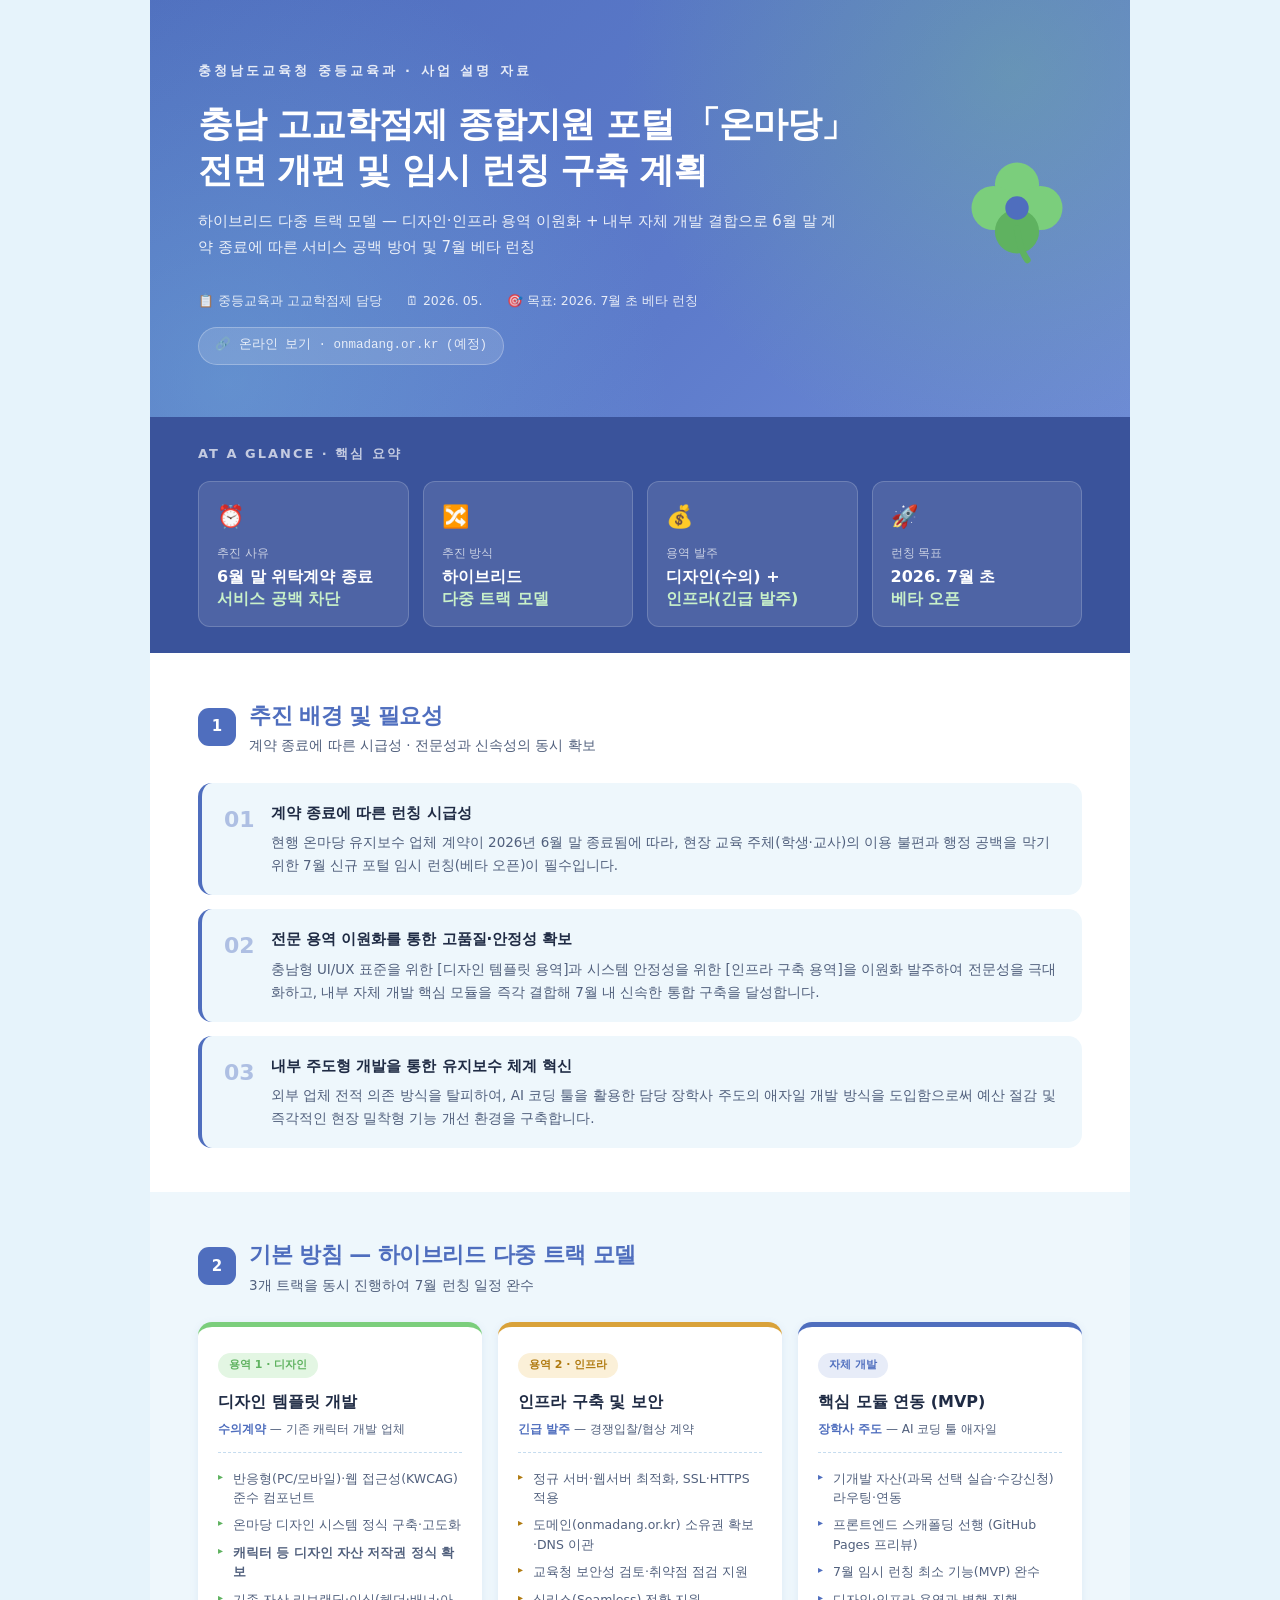
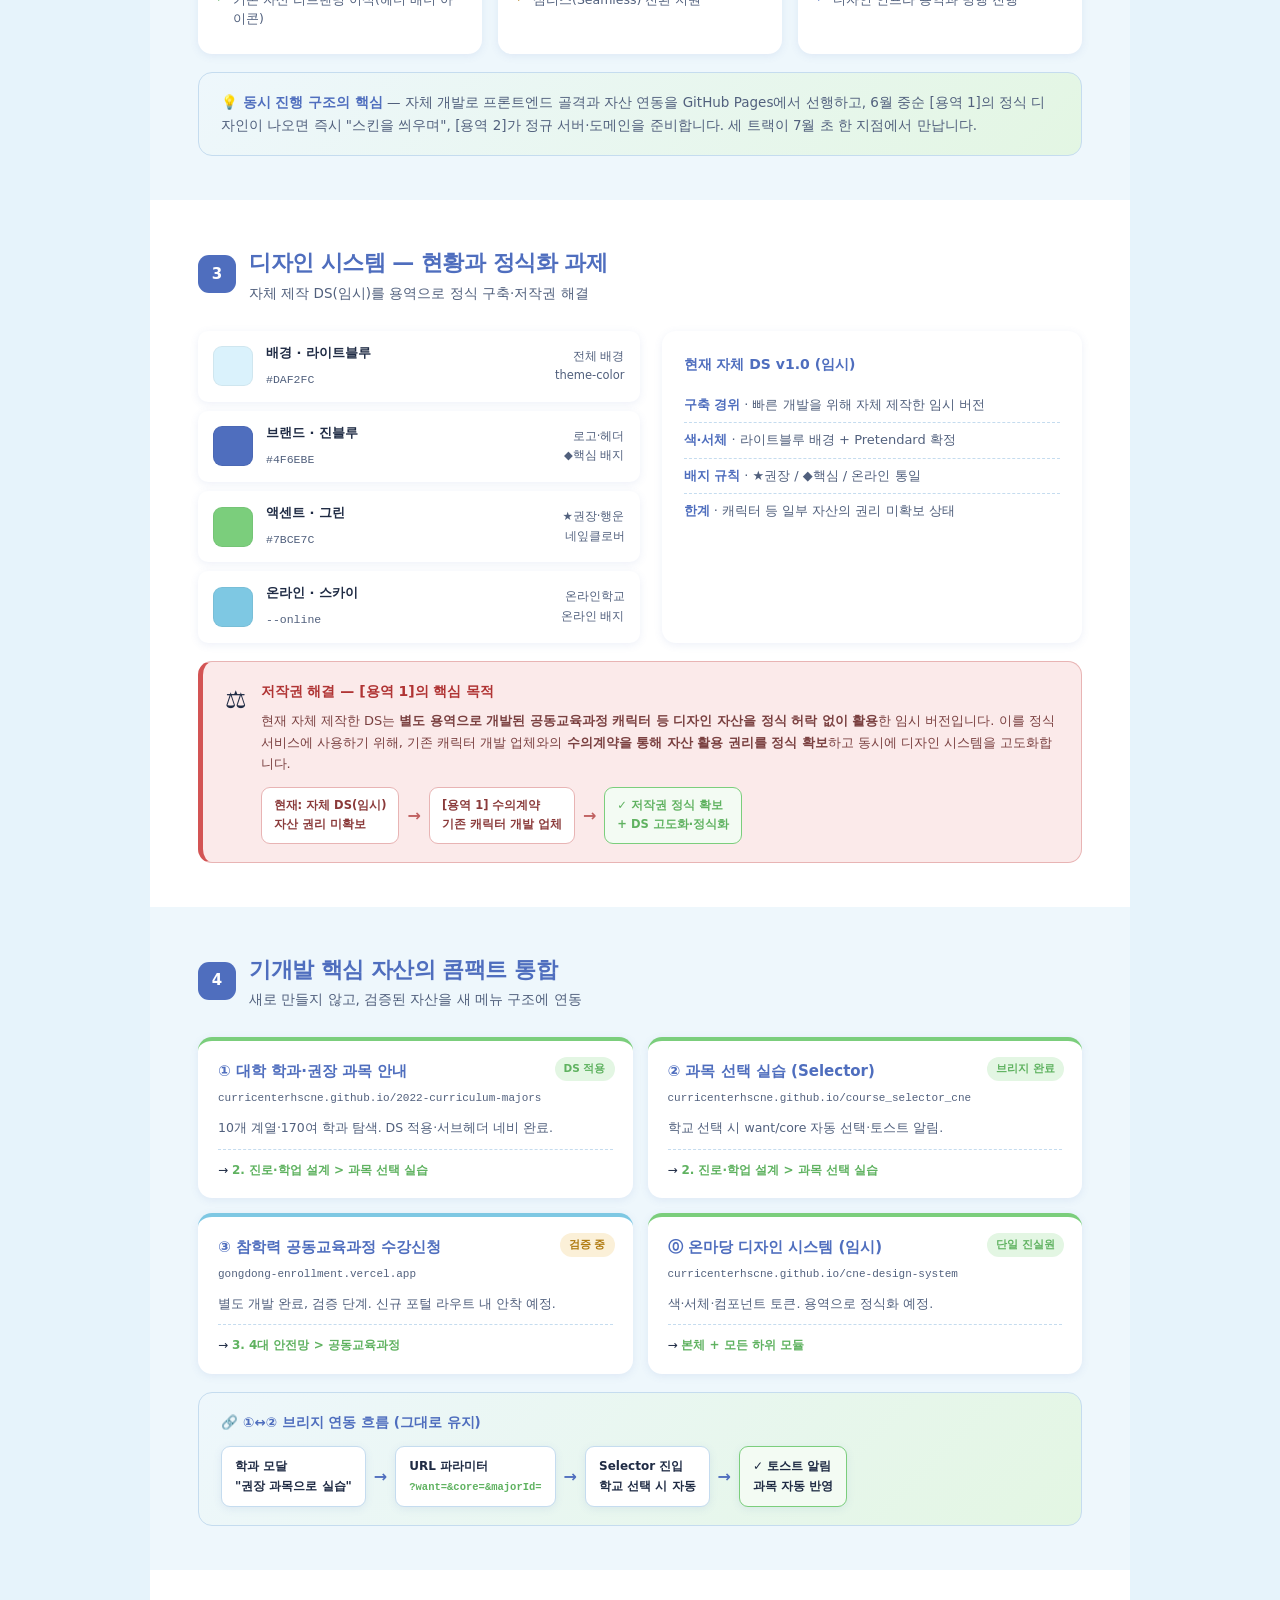
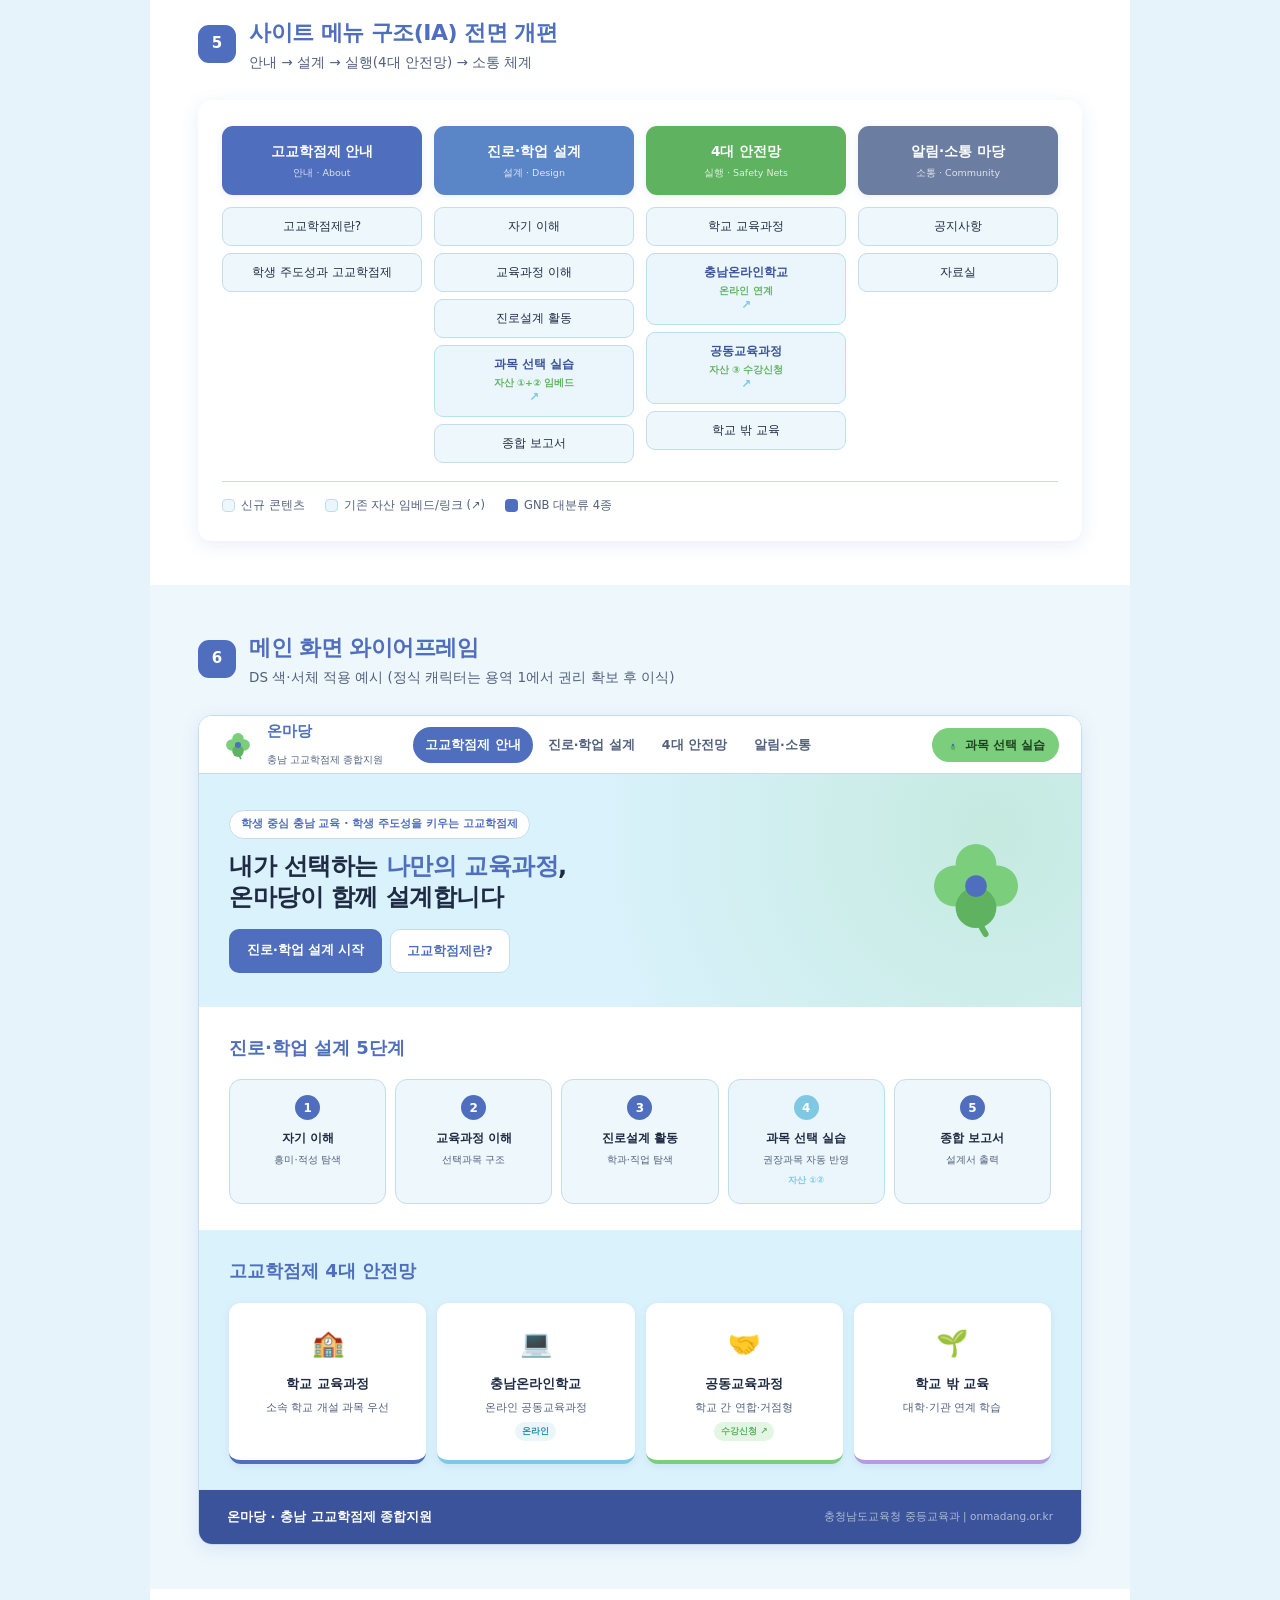
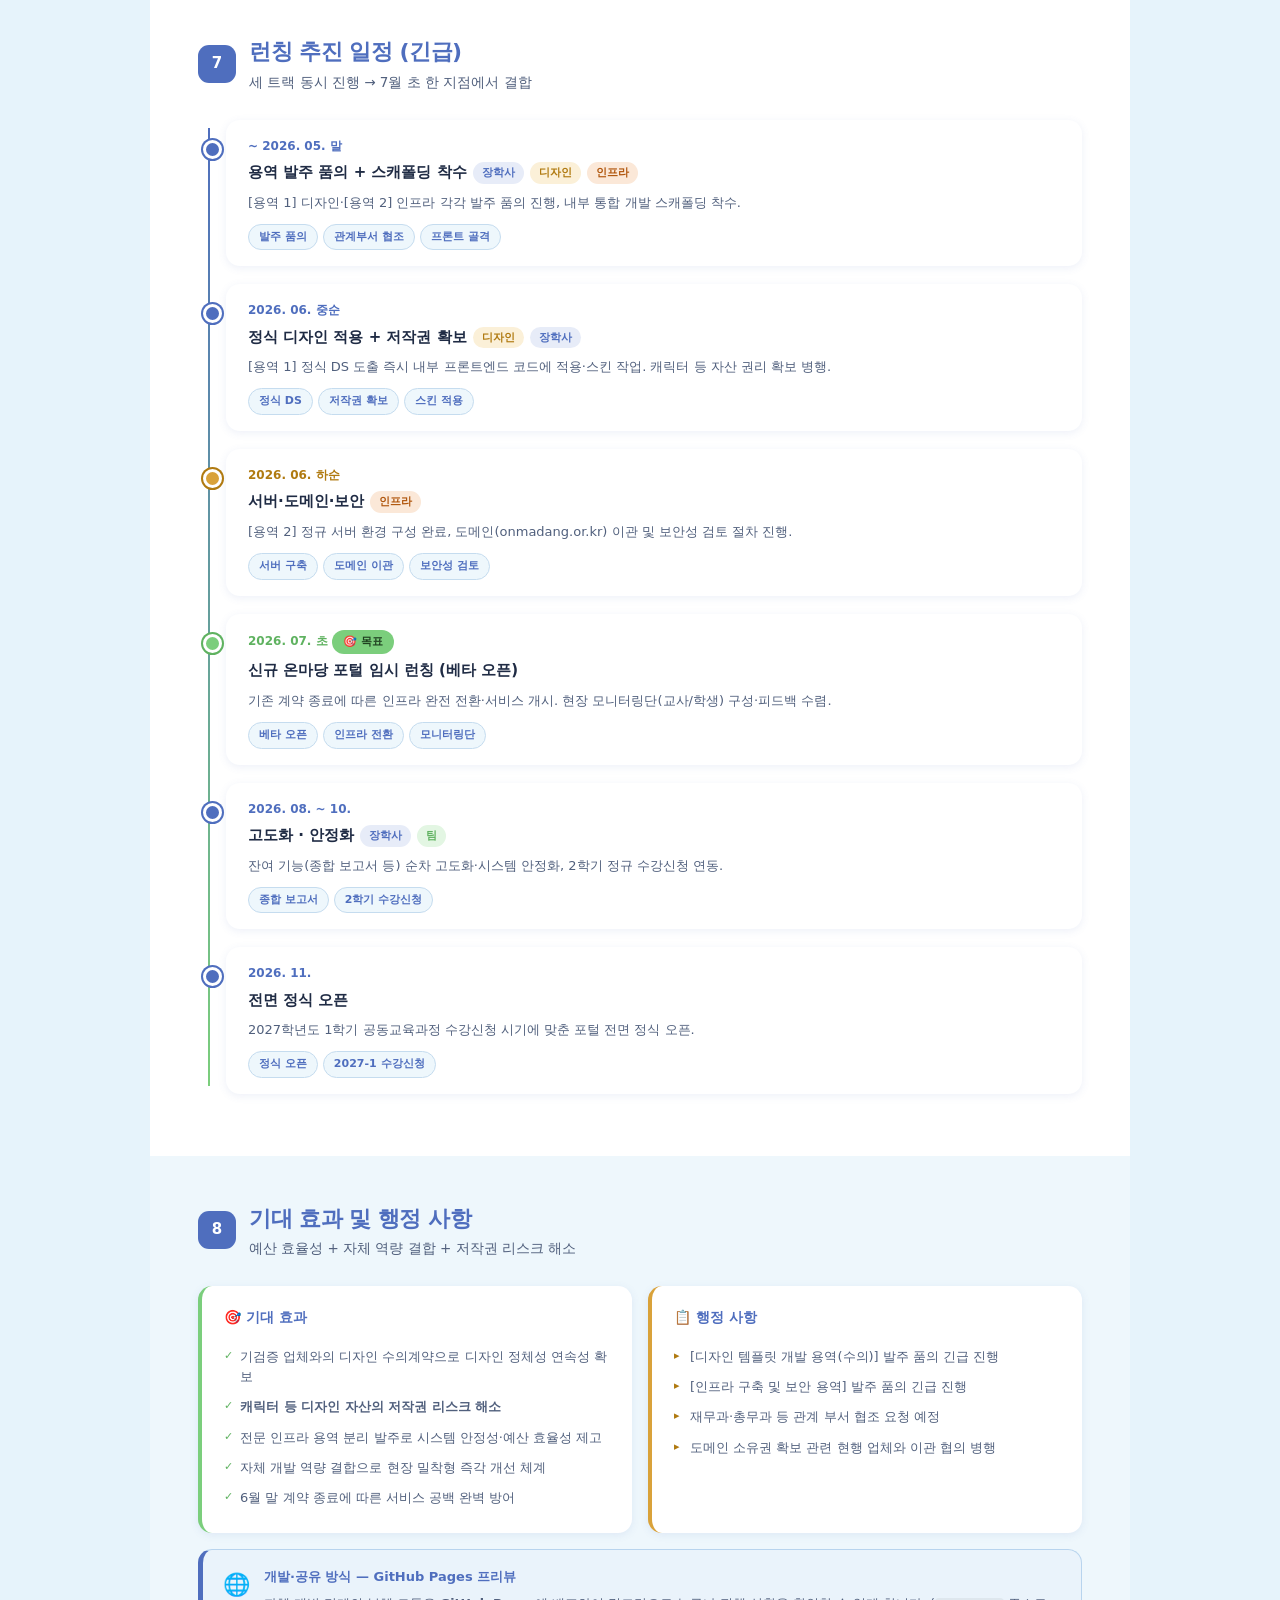
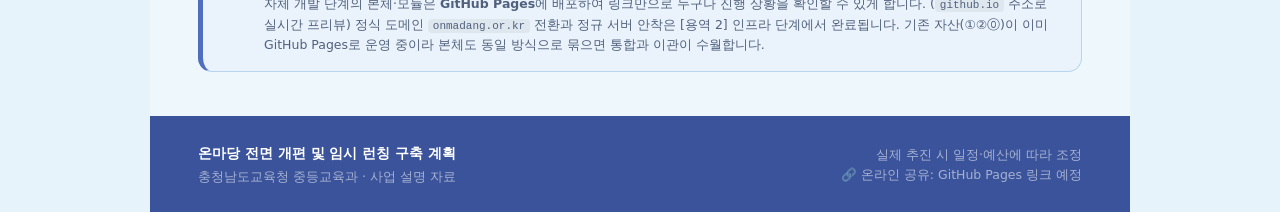
<file: plan/index.html>
<!DOCTYPE html>
<html lang="ko">
<head>
<meta charset="UTF-8">
<meta name="viewport" content="width=device-width, initial-scale=1.0">
<meta name="theme-color" content="#DAF2FC">
<title>온마당 전면 개편 및 임시 런칭 구축 계획</title>
<style>
  /* GitHub Pages 배포 고려: 외부 의존 최소화. 폰트는 시스템 폴백 + (선택) Pretendard CDN.
     캐릭터는 전부 인라인 SVG → 어떤 환경/링크에서도 절대 안 깨짐. */
  :root {
    --bg:#DAF2FC; --brand:#4F6EBE; --brand-d:#3a539b;
    --accent:#7BCE7C; --accent-d:#5fb260; --online:#7EC8E3;
    --gold:#d9a23a; --gold-d:#b07a10;
    --ink:#1f2b44; --ink-soft:#51607d; --line:#c5dcef;
    --surface:#fff; --soft:#eef7fc;
    --radius:14px; --radius-sm:10px;
    --shadow:0 4px 18px rgba(79,110,190,.12); --shadow-sm:0 2px 8px rgba(79,110,190,.10);
  }
  *{margin:0;padding:0;box-sizing:border-box}
  body{
    font-family:"Pretendard","Apple SD Gothic Neo","Malgun Gothic","맑은 고딕",system-ui,sans-serif;
    background:#e6f3fb;color:var(--ink);line-height:1.7;
    -webkit-font-smoothing:antialiased;
    -webkit-print-color-adjust:exact;print-color-adjust:exact;
  }
  .page{max-width:980px;margin:0 auto}

  /* ── 인라인 캐릭터(클로버 모티프) ── */
  .clover-svg{display:block}

  /* ── 표지 ── */
  .cover{
    background:
      radial-gradient(circle at 88% 18%,rgba(123,206,124,.28),transparent 42%),
      radial-gradient(circle at 8% 92%,rgba(126,200,227,.32),transparent 45%),
      linear-gradient(135deg,#4F6EBE,#5d7bcb 60%,#6d8ad6);
    color:#fff;padding:60px 48px 52px;position:relative;overflow:hidden;
  }
  .cover .doc-type{font-size:13px;letter-spacing:3px;opacity:.85;font-weight:700;margin-bottom:20px}
  .cover h1{font-size:35px;font-weight:800;line-height:1.3;letter-spacing:-1px;margin-bottom:16px;max-width:700px}
  .cover .subtitle{font-size:15px;opacity:.88;max-width:640px;margin-bottom:30px}
  .cover-clover{position:absolute;right:48px;top:50%;transform:translateY(-50%)}
  .cover-meta{display:flex;gap:24px;font-size:12.5px;opacity:.85;flex-wrap:wrap}
  .cover-link{display:inline-flex;align-items:center;gap:8px;background:rgba(255,255,255,.16);border:1px solid rgba(255,255,255,.32);border-radius:999px;padding:7px 16px;font-size:12.5px;font-family:ui-monospace,monospace;margin-top:6px}

  /* ── 요약 띠 ── */
  .tldr{background:var(--brand-d);color:#fff;padding:26px 48px}
  .tldr h3{font-size:13px;letter-spacing:2px;opacity:.7;margin-bottom:16px;font-weight:700}
  .tldr-grid{display:grid;grid-template-columns:repeat(4,1fr);gap:14px}
  .tldr-card{background:rgba(255,255,255,.1);border:1px solid rgba(255,255,255,.18);border-radius:12px;padding:16px 18px}
  .tldr-card .t-icon{font-size:22px;margin-bottom:8px}
  .tldr-card .t-key{font-size:12px;opacity:.7;margin-bottom:3px}
  .tldr-card .t-val{font-size:16px;font-weight:800;line-height:1.35}
  .tldr-card .t-val em{font-style:normal;color:#c8f0c9}

  /* ── 섹션 ── */
  section{padding:44px 48px}
  section.white{background:var(--surface)} section.soft{background:var(--soft)}
  .sec-head{display:flex;align-items:center;gap:13px;margin-bottom:26px}
  .sec-num{width:38px;height:38px;background:var(--brand);color:#fff;border-radius:11px;display:flex;align-items:center;justify-content:center;font-size:15px;font-weight:800;flex-shrink:0}
  .sec-head h2{font-size:22px;font-weight:800;color:var(--brand);letter-spacing:-.5px}
  .sec-head p{font-size:13.5px;color:var(--ink-soft)}

  .bg-list{display:grid;gap:14px}
  .bg-item{background:var(--soft);border-radius:var(--radius);padding:18px 22px;border-left:4px solid var(--brand);display:flex;gap:16px;align-items:flex-start}
  .bg-item .bg-no{font-size:22px;font-weight:800;color:var(--brand);opacity:.4;flex-shrink:0}
  .bg-item h4{font-size:15px;font-weight:700;margin-bottom:5px}
  .bg-item p{font-size:13.5px;color:var(--ink-soft)}

  /* 트랙 */
  .track-grid{display:grid;grid-template-columns:repeat(3,1fr);gap:16px;margin-bottom:18px}
  .track{background:var(--surface);border-radius:var(--radius);padding:22px 20px;box-shadow:var(--shadow-sm);border-top:5px solid;position:relative}
  .track.t1{border-color:var(--accent)} .track.t2{border-color:var(--gold)} .track.t3{border-color:var(--brand)}
  .track .tk-tag{display:inline-block;font-size:11px;font-weight:800;padding:3px 11px;border-radius:999px;margin-bottom:10px}
  .track.t1 .tk-tag{background:#e3f6e3;color:var(--accent-d)} .track.t2 .tk-tag{background:#fbf0d8;color:var(--gold-d)} .track.t3 .tk-tag{background:#e7ecf8;color:var(--brand)}
  .track h3{font-size:16px;font-weight:800;margin-bottom:4px}
  .track .tk-method{font-size:12px;color:var(--ink-soft);margin-bottom:12px;padding-bottom:12px;border-bottom:1px dashed var(--line)}
  .track .tk-method b{color:var(--brand)}
  .track ul{list-style:none}
  .track li{font-size:12.5px;color:var(--ink-soft);padding:4px 0 4px 15px;position:relative;line-height:1.55}
  .track li::before{content:"▸";position:absolute;left:0;font-size:10px}
  .track.t1 li::before{color:var(--accent-d)} .track.t2 li::before{color:var(--gold-d)} .track.t3 li::before{color:var(--brand)}
  .track-note{background:linear-gradient(135deg,#eef7fc,#e3f6e3);border:1px solid var(--line);border-radius:var(--radius);padding:18px 22px;font-size:13.5px;color:var(--ink-soft)}
  .track-note b{color:var(--brand)}

  /* DS */
  .ds-row{display:grid;grid-template-columns:1.05fr 1fr;gap:22px}
  .swatches{display:flex;flex-direction:column;gap:9px}
  .swatch{display:flex;align-items:center;gap:13px;background:var(--surface);border-radius:var(--radius-sm);padding:11px 15px;box-shadow:var(--shadow-sm)}
  .swatch .chip{width:40px;height:40px;border-radius:9px;flex-shrink:0;border:1px solid rgba(0,0,0,.05)}
  .swatch b{font-size:13px;display:block} .swatch code{font-size:11.5px;color:var(--ink-soft);font-family:ui-monospace,monospace}
  .swatch .role{margin-left:auto;font-size:11.5px;color:var(--ink-soft);text-align:right}
  .ds-side{background:var(--surface);border-radius:var(--radius);padding:22px;box-shadow:var(--shadow-sm)}
  .ds-side h3{font-size:14px;color:var(--brand);margin-bottom:12px;font-weight:700}
  .ds-side li{list-style:none;font-size:13px;color:var(--ink-soft);padding:6px 0;border-bottom:1px dashed var(--line)}
  .ds-side li:last-child{border:none} .ds-side li b{color:var(--brand)}

  /* 저작권 경고 박스 (강조) */
  .copyright-box{background:#fbeaea;border:1px solid #e8b4b4;border-left:5px solid #d35454;border-radius:var(--radius);padding:18px 22px;margin-top:18px;display:flex;gap:14px;align-items:flex-start}
  .copyright-box .cb-icon{font-size:24px;flex-shrink:0}
  .copyright-box h4{font-size:14px;color:#b03434;font-weight:800;margin-bottom:7px}
  .copyright-box p{font-size:13px;color:#7a4040;line-height:1.65}
  .copyright-box .cb-flow{display:flex;align-items:center;gap:8px;flex-wrap:wrap;margin-top:12px}
  .cb-node{background:#fff;border:1px solid #e8b4b4;border-radius:9px;padding:8px 12px;font-size:11.5px;font-weight:600;color:#8a3a3a}
  .cb-node.ok{border-color:var(--accent);color:var(--accent-d);background:#f3fbf3}
  .cb-arr{color:#c06060;font-weight:800}

  /* 자산 */
  .asset-grid{display:grid;grid-template-columns:repeat(2,1fr);gap:15px}
  .asset{background:var(--surface);border-radius:var(--radius);padding:18px 20px;box-shadow:var(--shadow-sm);border-top:4px solid var(--accent);position:relative}
  .asset.app{border-top-color:var(--online)}
  .asset .st{position:absolute;top:16px;right:18px;font-size:10.5px;font-weight:700;padding:3px 9px;border-radius:999px}
  .st.done{background:#e3f6e3;color:var(--accent-d)} .st.prog{background:#fbf0d8;color:var(--gold-d)}
  .asset h3{font-size:15px;color:var(--brand);font-weight:700;margin-bottom:4px;padding-right:76px}
  .asset .loc{font-size:11px;color:var(--ink-soft);font-family:ui-monospace,monospace;margin-bottom:10px;word-break:break-all}
  .asset .desc{font-size:12.5px;color:var(--ink-soft)}
  .asset .where{margin-top:10px;padding-top:10px;border-top:1px dashed var(--line);font-size:12px}
  .asset .where b{color:var(--accent-d)}
  .bridge{margin-top:18px;background:linear-gradient(135deg,#eef7fc,#e3f6e3);border:1px solid var(--line);border-radius:var(--radius);padding:18px 22px}
  .bridge h4{font-size:13.5px;color:var(--brand);margin-bottom:12px;font-weight:700}
  .bflow{display:flex;align-items:center;gap:8px;flex-wrap:wrap}
  .bnode{background:#fff;border:1px solid var(--line);border-radius:9px;padding:9px 13px;font-size:12px;font-weight:600;box-shadow:var(--shadow-sm)}
  .barr{color:var(--brand);font-weight:800}
  .bparam{font-family:ui-monospace,monospace;font-size:10.5px;color:var(--accent-d);font-weight:700}

  /* IA */
  .ia{background:var(--surface);border-radius:var(--radius);padding:26px 24px;box-shadow:var(--shadow)}
  .gnb-row{display:grid;grid-template-columns:repeat(4,1fr);gap:12px;margin-bottom:12px}
  .gnb-cell{border-radius:11px;padding:14px 12px;text-align:center;color:#fff;box-shadow:var(--shadow-sm)}
  .gnb-cell .gl{font-size:13.5px;font-weight:800;display:block} .gnb-cell .ge{font-size:9.5px;opacity:.8;display:block;margin-top:2px}
  .g1{background:var(--brand)} .g2{background:#5a86c8} .g3{background:var(--accent-d)} .g4{background:#6b7da0}
  .sub-col{display:grid;grid-template-columns:repeat(4,1fr);gap:12px;align-items:start}
  .sub-stack{display:flex;flex-direction:column;gap:7px}
  .sub{background:var(--soft);border:1px solid var(--line);border-radius:9px;padding:10px 11px;font-size:12px;font-weight:500;text-align:center;line-height:1.4}
  .sub.app{background:#eaf6fb;border-color:#b8e0ef;color:var(--brand-d);font-weight:600}
  .sub.app::after{content:" ↗";color:var(--online);font-weight:800}
  .sub .stag{font-size:9.5px;color:var(--accent-d);display:block;margin-top:3px;font-weight:700}
  .ia-legend{display:flex;gap:20px;margin-top:18px;padding-top:14px;border-top:1px solid var(--line);font-size:11.5px;flex-wrap:wrap}
  .lg{display:flex;align-items:center;gap:6px;color:var(--ink-soft)}
  .lg .lgb{width:13px;height:13px;border-radius:4px}

  /* 와이어프레임 */
  .wf{background:var(--surface);border-radius:var(--radius);overflow:hidden;box-shadow:var(--shadow);border:1px solid var(--line)}
  .wf-header{background:#fff;border-bottom:1px solid var(--line);padding:0 22px;height:58px;display:flex;align-items:center;gap:12px}
  .wf-brand b{font-size:15px;color:var(--brand);font-weight:800;display:block} .wf-brand span{font-size:10px;color:var(--ink-soft)}
  .wf-nav{display:flex;gap:3px;margin-left:18px;flex:1}
  .wf-nav a{font-size:12.5px;color:var(--ink-soft);font-weight:600;padding:7px 12px;border-radius:999px;text-decoration:none}
  .wf-nav a.on{background:var(--brand);color:#fff}
  .wf-cta{background:var(--accent);color:#1f4020;font-weight:700;font-size:12px;padding:7px 14px;border-radius:999px;display:flex;align-items:center;gap:5px}
  .wf-hero{background:radial-gradient(circle at 90% 25%,rgba(123,206,124,.22),transparent 50%),var(--bg);padding:34px 30px;display:grid;grid-template-columns:1fr 150px;gap:22px;align-items:center}
  .wf-hero .hp{display:inline-block;background:#fff;border:1px solid var(--line);color:var(--brand);font-size:11px;font-weight:700;padding:4px 11px;border-radius:999px;margin-bottom:12px}
  .wf-hero h2{font-size:24px;font-weight:800;line-height:1.3;letter-spacing:-.5px;margin-bottom:16px}
  .wf-hero h2 em{font-style:normal;color:var(--brand)}
  .wf-hero .btns{display:flex;gap:8px}
  .wf-hero .bp{background:var(--brand);color:#fff;padding:10px 18px;border-radius:10px;font-size:12.5px;font-weight:700}
  .wf-hero .bg2{background:#fff;color:var(--brand);padding:10px 16px;border-radius:10px;font-size:12.5px;font-weight:600;border:1px solid var(--line)}
  .wf-flow{padding:26px 30px;background:#fff}
  .wf-flow-t{font-size:18px;font-weight:800;color:var(--brand);margin-bottom:16px}
  .fsteps{display:grid;grid-template-columns:repeat(5,1fr);gap:9px}
  .fstep{background:var(--soft);border:1px solid var(--line);border-radius:12px;padding:15px 10px;text-align:center}
  .fstep.app{background:#eaf6fb;border-color:#b8e0ef}
  .fstep .fn{width:25px;height:25px;background:var(--brand);color:#fff;border-radius:50%;display:flex;align-items:center;justify-content:center;font-size:12px;font-weight:800;margin:0 auto 8px}
  .fstep.app .fn{background:var(--online)}
  .fstep h4{font-size:12px;font-weight:700;margin-bottom:4px} .fstep p{font-size:10px;color:var(--ink-soft);line-height:1.4}
  .fstep .fb{font-size:9px;font-weight:800;color:var(--online);display:block;margin-top:6px}
  .wf-safety{padding:26px 30px;background:var(--bg)}
  .scards{display:grid;grid-template-columns:repeat(4,1fr);gap:11px}
  .scard{background:#fff;border-radius:12px;padding:18px 14px;box-shadow:var(--shadow-sm);text-align:center;border-bottom:4px solid}
  .scard:nth-child(1){border-color:var(--brand)} .scard:nth-child(2){border-color:var(--online)} .scard:nth-child(3){border-color:var(--accent)} .scard:nth-child(4){border-color:#b59ddb}
  .scard .si{font-size:26px;margin-bottom:8px} .scard h4{font-size:13px;font-weight:800;margin-bottom:5px} .scard p{font-size:10.5px;color:var(--ink-soft);line-height:1.45}
  .scard .sb{display:inline-block;font-size:9px;font-weight:800;padding:2px 7px;border-radius:999px;margin-top:7px}
  .sb.on{background:#eaf6fb;color:#2a8db5} .sb.ap{background:#e3f6e3;color:var(--accent-d)}
  .wf-foot{background:var(--brand-d);padding:16px 28px;display:flex;justify-content:space-between;align-items:center}
  .wf-foot b{color:#fff;font-size:13px} .wf-foot span{color:rgba(255,255,255,.6);font-size:10.5px}

  /* 타임라인 */
  .tl{position:relative;padding-left:28px}
  .tl::before{content:"";position:absolute;left:10px;top:8px;bottom:8px;width:2px;background:linear-gradient(var(--brand),var(--accent))}
  .tli{position:relative;margin-bottom:18px;background:var(--surface);border-radius:var(--radius);padding:16px 22px;box-shadow:var(--shadow-sm)}
  .tli::before{content:"";position:absolute;left:-23px;top:20px;width:13px;height:13px;border-radius:50%;background:var(--brand);border:3px solid var(--surface);box-shadow:0 0 0 2px var(--brand)}
  .tli.target::before{background:var(--accent);box-shadow:0 0 0 2px var(--accent-d)}
  .tli.ext::before{background:var(--gold);box-shadow:0 0 0 2px var(--gold-d)}
  .tli .per{font-size:12px;font-weight:800;color:var(--brand);margin-bottom:4px}
  .tli.target .per{color:var(--accent-d)} .tli.ext .per{color:var(--gold-d)}
  .tli .tit{font-size:15px;font-weight:700;margin-bottom:6px;display:flex;align-items:center;flex-wrap:wrap;gap:6px}
  .tli .who{font-size:10.5px;font-weight:700;padding:2px 9px;border-radius:999px}
  .who.me{background:#e7ecf8;color:var(--brand)} .who.team{background:#e3f6e3;color:var(--accent-d)} .who.d1{background:#fbf0d8;color:var(--gold-d)} .who.d2{background:#fbe8d8;color:#b0560d}
  .tli .td{font-size:13px;color:var(--ink-soft)}
  .tli .tt{display:flex;flex-wrap:wrap;gap:5px;margin-top:10px}
  .tt span{font-size:11px;background:var(--soft);color:var(--brand);padding:3px 10px;border-radius:999px;border:1px solid var(--line);font-weight:600}
  .target-badge{display:inline-block;background:var(--accent);color:#1f4020;font-size:11px;font-weight:800;padding:3px 11px;border-radius:999px}

  /* 효과/행정 */
  .effect-grid{display:grid;grid-template-columns:1fr 1fr;gap:16px}
  .effect{background:var(--surface);border-radius:var(--radius);padding:20px 22px;box-shadow:var(--shadow-sm);border-left:4px solid var(--accent)}
  .effect.admin{border-left-color:var(--gold)}
  .effect h3{font-size:14px;color:var(--brand);font-weight:700;margin-bottom:12px}
  .effect ul{list-style:none}
  .effect li{font-size:13px;color:var(--ink-soft);padding:5px 0 5px 16px;position:relative;line-height:1.55}
  .effect li::before{content:"✓";position:absolute;left:0;color:var(--accent-d);font-weight:800;font-size:11px}
  .effect.admin li::before{content:"▸";color:var(--gold-d)}

  /* 배포 안내 박스 */
  .deploy-box{background:#eaf3fb;border:1px solid #b8d4ee;border-left:5px solid var(--brand);border-radius:var(--radius);padding:16px 20px;margin-top:16px;display:flex;gap:14px;align-items:flex-start}
  .deploy-box .db-icon{font-size:22px;flex-shrink:0}
  .deploy-box h4{font-size:13px;color:var(--brand);font-weight:700;margin-bottom:6px}
  .deploy-box p{font-size:12.5px;color:var(--ink-soft);line-height:1.6}
  .deploy-box code{font-family:ui-monospace,monospace;font-size:11px;background:rgba(0,0,0,.05);padding:1px 5px;border-radius:4px}

  .doc-foot{background:var(--brand-d);padding:26px 48px;color:rgba(255,255,255,.55);font-size:12.5px;display:flex;justify-content:space-between;align-items:center;flex-wrap:wrap;gap:12px}
  .doc-foot b{color:#fff;font-size:14px}

  @media print{body,.page{background:#fff} section{page-break-inside:avoid}}
  @media (max-width:800px){
    .tldr-grid,.track-grid,.ds-row,.asset-grid,.gnb-row,.sub-col,.effect-grid{grid-template-columns:1fr}
    .fsteps,.scards{grid-template-columns:1fr 1fr}
    .wf-hero{grid-template-columns:1fr} .cover-clover{display:none} .cover h1{font-size:25px}
  }
</style>
</head>
<body>
<div class="page">

<!-- 인라인 SVG 클로버 정의 (재사용) -->
<svg width="0" height="0" style="position:absolute" aria-hidden="true">
  <defs>
    <symbol id="clover" viewBox="0 0 100 100">
      <g>
        <circle cx="50" cy="32" r="17" fill="#7BCE7C"/>
        <circle cx="32" cy="50" r="17" fill="#7BCE7C"/>
        <circle cx="68" cy="50" r="17" fill="#7BCE7C"/>
        <circle cx="50" cy="68" r="17" fill="#5fb260"/>
        <circle cx="50" cy="50" r="9" fill="#4F6EBE"/>
        <path d="M50 66 Q52 82 58 90" stroke="#5fb260" stroke-width="5" fill="none" stroke-linecap="round"/>
      </g>
    </symbol>
  </defs>
</svg>

<!-- ════ 표지 ════ -->
<div class="cover">
  <div class="cover-clover">
    <svg class="clover-svg" width="130" height="130" aria-label="꾸꾸클럽 네잎클로버"><use href="#clover"/></svg>
  </div>
  <div class="doc-type">충청남도교육청 중등교육과 · 사업 설명 자료</div>
  <h1>충남 고교학점제 종합지원 포털 「온마당」<br>전면 개편 및 임시 런칭 구축 계획</h1>
  <p class="subtitle">하이브리드 다중 트랙 모델 — 디자인·인프라 용역 이원화 + 내부 자체 개발 결합으로 6월 말 계약 종료에 따른 서비스 공백 방어 및 7월 베타 런칭</p>
  <div class="cover-meta" style="flex-direction:column;gap:10px;align-items:flex-start;">
    <div style="display:flex;gap:24px;flex-wrap:wrap;">
      <span>📋 중등교육과 고교학점제 담당</span>
      <span>🗓 2026. 05.</span>
      <span>🎯 목표: 2026. 7월 초 베타 런칭</span>
    </div>
    <span class="cover-link">🔗 온라인 보기 · onmadang.or.kr (예정)</span>
  </div>
</div>

<!-- ════ 요약 ════ -->
<div class="tldr">
  <h3>AT A GLANCE · 핵심 요약</h3>
  <div class="tldr-grid">
    <div class="tldr-card"><div class="t-icon">⏰</div><div class="t-key">추진 사유</div><div class="t-val">6월 말 위탁계약 종료<br><em>서비스 공백 차단</em></div></div>
    <div class="tldr-card"><div class="t-icon">🔀</div><div class="t-key">추진 방식</div><div class="t-val">하이브리드<br><em>다중 트랙 모델</em></div></div>
    <div class="tldr-card"><div class="t-icon">💰</div><div class="t-key">용역 발주</div><div class="t-val">디자인(수의) +<br><em>인프라(긴급 발주)</em></div></div>
    <div class="tldr-card"><div class="t-icon">🚀</div><div class="t-key">런칭 목표</div><div class="t-val">2026. 7월 초<br><em>베타 오픈</em></div></div>
  </div>
</div>

<!-- ════ 1. 배경 ════ -->
<section class="white">
  <div class="sec-head"><div class="sec-num">1</div><div><h2>추진 배경 및 필요성</h2><p>계약 종료에 따른 시급성 · 전문성과 신속성의 동시 확보</p></div></div>
  <div class="bg-list">
    <div class="bg-item"><div class="bg-no">01</div><div><h4>계약 종료에 따른 런칭 시급성</h4><p>현행 온마당 유지보수 업체 계약이 2026년 6월 말 종료됨에 따라, 현장 교육 주체(학생·교사)의 이용 불편과 행정 공백을 막기 위한 7월 신규 포털 임시 런칭(베타 오픈)이 필수입니다.</p></div></div>
    <div class="bg-item"><div class="bg-no">02</div><div><h4>전문 용역 이원화를 통한 고품질·안정성 확보</h4><p>충남형 UI/UX 표준을 위한 [디자인 템플릿 용역]과 시스템 안정성을 위한 [인프라 구축 용역]을 이원화 발주하여 전문성을 극대화하고, 내부 자체 개발 핵심 모듈을 즉각 결합해 7월 내 신속한 통합 구축을 달성합니다.</p></div></div>
    <div class="bg-item"><div class="bg-no">03</div><div><h4>내부 주도형 개발을 통한 유지보수 체계 혁신</h4><p>외부 업체 전적 의존 방식을 탈피하여, AI 코딩 툴을 활용한 담당 장학사 주도의 애자일 개발 방식을 도입함으로써 예산 절감 및 즉각적인 현장 밀착형 기능 개선 환경을 구축합니다.</p></div></div>
  </div>
</section>

<!-- ════ 2. 다중 트랙 ════ -->
<section class="soft">
  <div class="sec-head"><div class="sec-num">2</div><div><h2>기본 방침 — 하이브리드 다중 트랙 모델</h2><p>3개 트랙을 동시 진행하여 7월 런칭 일정 완수</p></div></div>
  <div class="track-grid">
    <div class="track t1">
      <span class="tk-tag">용역 1 · 디자인</span>
      <h3>디자인 템플릿 개발</h3>
      <div class="tk-method"><b>수의계약</b> — 기존 캐릭터 개발 업체</div>
      <ul>
        <li>반응형(PC/모바일)·웹 접근성(KWCAG) 준수 컴포넌트</li>
        <li>온마당 디자인 시스템 정식 구축·고도화</li>
        <li><b>캐릭터 등 디자인 자산 저작권 정식 확보</b></li>
        <li>기존 자산 리브랜딩·이식(헤더·배너·아이콘)</li>
      </ul>
    </div>
    <div class="track t2">
      <span class="tk-tag">용역 2 · 인프라</span>
      <h3>인프라 구축 및 보안</h3>
      <div class="tk-method"><b>긴급 발주</b> — 경쟁입찰/협상 계약</div>
      <ul>
        <li>정규 서버·웹서버 최적화, SSL·HTTPS 적용</li>
        <li>도메인(onmadang.or.kr) 소유권 확보·DNS 이관</li>
        <li>교육청 보안성 검토·취약점 점검 지원</li>
        <li>심리스(Seamless) 전환 지원</li>
      </ul>
    </div>
    <div class="track t3">
      <span class="tk-tag">자체 개발</span>
      <h3>핵심 모듈 연동 (MVP)</h3>
      <div class="tk-method"><b>장학사 주도</b> — AI 코딩 툴 애자일</div>
      <ul>
        <li>기개발 자산(과목 선택 실습·수강신청) 라우팅·연동</li>
        <li>프론트엔드 스캐폴딩 선행 (GitHub Pages 프리뷰)</li>
        <li>7월 임시 런칭 최소 기능(MVP) 완수</li>
        <li>디자인·인프라 용역과 병행 진행</li>
      </ul>
    </div>
  </div>
  <div class="track-note">
    <b>💡 동시 진행 구조의 핵심</b> — 자체 개발로 프론트엔드 골격과 자산 연동을 GitHub Pages에서 선행하고, 6월 중순 [용역 1]의 정식 디자인이 나오면 즉시 "스킨을 씌우며", [용역 2]가 정규 서버·도메인을 준비합니다. 세 트랙이 7월 초 한 지점에서 만납니다.
  </div>
</section>

<!-- ════ 3. DS + 저작권 ════ -->
<section class="white">
  <div class="sec-head"><div class="sec-num">3</div><div><h2>디자인 시스템 — 현황과 정식화 과제</h2><p>자체 제작 DS(임시)를 용역으로 정식 구축·저작권 해결</p></div></div>
  <div class="ds-row">
    <div class="swatches">
      <div class="swatch"><div class="chip" style="background:#DAF2FC"></div><div><b>배경 · 라이트블루</b><code>#DAF2FC</code></div><div class="role">전체 배경<br>theme-color</div></div>
      <div class="swatch"><div class="chip" style="background:#4F6EBE"></div><div><b>브랜드 · 진블루</b><code>#4F6EBE</code></div><div class="role">로고·헤더<br>◆핵심 배지</div></div>
      <div class="swatch"><div class="chip" style="background:#7BCE7C"></div><div><b>액센트 · 그린</b><code>#7BCE7C</code></div><div class="role">★권장·행운<br>네잎클로버</div></div>
      <div class="swatch"><div class="chip" style="background:#7EC8E3"></div><div><b>온라인 · 스카이</b><code>--online</code></div><div class="role">온라인학교<br>온라인 배지</div></div>
    </div>
    <div class="ds-side">
      <h3>현재 자체 DS v1.0 (임시)</h3>
      <ul>
        <li><b>구축 경위</b> · 빠른 개발을 위해 자체 제작한 임시 버전</li>
        <li><b>색·서체</b> · 라이트블루 배경 + Pretendard 확정</li>
        <li><b>배지 규칙</b> · ★권장 / ◆핵심 / 온라인 통일</li>
        <li><b>한계</b> · 캐릭터 등 일부 자산의 권리 미확보 상태</li>
      </ul>
    </div>
  </div>

  <div class="copyright-box">
    <div class="cb-icon">⚖️</div>
    <div>
      <h4>저작권 해결 — [용역 1]의 핵심 목적</h4>
      <p>현재 자체 제작한 DS는 <b>별도 용역으로 개발된 공동교육과정 캐릭터 등 디자인 자산을 정식 허락 없이 활용</b>한 임시 버전입니다. 이를 정식 서비스에 사용하기 위해, 기존 캐릭터 개발 업체와의 <b>수의계약을 통해 자산 활용 권리를 정식 확보</b>하고 동시에 디자인 시스템을 고도화합니다.</p>
      <div class="cb-flow">
        <div class="cb-node">현재: 자체 DS(임시)<br>자산 권리 미확보</div>
        <div class="cb-arr">→</div>
        <div class="cb-node">[용역 1] 수의계약<br>기존 캐릭터 개발 업체</div>
        <div class="cb-arr">→</div>
        <div class="cb-node ok">✓ 저작권 정식 확보<br>+ DS 고도화·정식화</div>
      </div>
    </div>
  </div>
</section>

<!-- ════ 4. 자산 ════ -->
<section class="soft">
  <div class="sec-head"><div class="sec-num">4</div><div><h2>기개발 핵심 자산의 콤팩트 통합</h2><p>새로 만들지 않고, 검증된 자산을 새 메뉴 구조에 연동</p></div></div>
  <div class="asset-grid">
    <div class="asset"><span class="st done">DS 적용</span><h3>① 대학 학과·권장 과목 안내</h3><div class="loc">curricenterhscne.github.io/2022-curriculum-majors</div><div class="desc">10개 계열·170여 학과 탐색. DS 적용·서브헤더 네비 완료.</div><div class="where">→ <b>2. 진로·학업 설계 &gt; 과목 선택 실습</b></div></div>
    <div class="asset"><span class="st done">브리지 완료</span><h3>② 과목 선택 실습 (Selector)</h3><div class="loc">curricenterhscne.github.io/course_selector_cne</div><div class="desc">학교 선택 시 want/core 자동 선택·토스트 알림.</div><div class="where">→ <b>2. 진로·학업 설계 &gt; 과목 선택 실습</b></div></div>
    <div class="asset app"><span class="st prog">검증 중</span><h3>③ 참학력 공동교육과정 수강신청</h3><div class="loc">gongdong-enrollment.vercel.app</div><div class="desc">별도 개발 완료, 검증 단계. 신규 포털 라우트 내 안착 예정.</div><div class="where">→ <b>3. 4대 안전망 &gt; 공동교육과정</b></div></div>
    <div class="asset"><span class="st done">단일 진실원</span><h3>⓪ 온마당 디자인 시스템 (임시)</h3><div class="loc">curricenterhscne.github.io/cne-design-system</div><div class="desc">색·서체·컴포넌트 토큰. 용역으로 정식화 예정.</div><div class="where">→ <b>본체 + 모든 하위 모듈</b></div></div>
  </div>
  <div class="bridge">
    <h4>🔗 ①↔② 브리지 연동 흐름 (그대로 유지)</h4>
    <div class="bflow">
      <div class="bnode">학과 모달<br>"권장 과목으로 실습"</div><span class="barr">→</span>
      <div class="bnode">URL 파라미터<br><span class="bparam">?want=&core=&majorId=</span></div><span class="barr">→</span>
      <div class="bnode">Selector 진입<br>학교 선택 시 자동</div><span class="barr">→</span>
      <div class="bnode" style="border-color:var(--accent);background:#f3fbf3">✓ 토스트 알림<br>과목 자동 반영</div>
    </div>
  </div>
</section>

<!-- ════ 5. IA ════ -->
<section class="white">
  <div class="sec-head"><div class="sec-num">5</div><div><h2>사이트 메뉴 구조(IA) 전면 개편</h2><p>안내 → 설계 → 실행(4대 안전망) → 소통 체계</p></div></div>
  <div class="ia">
    <div class="gnb-row">
      <div class="gnb-cell g1"><span class="gl">고교학점제 안내</span><span class="ge">안내 · About</span></div>
      <div class="gnb-cell g2"><span class="gl">진로·학업 설계</span><span class="ge">설계 · Design</span></div>
      <div class="gnb-cell g3"><span class="gl">4대 안전망</span><span class="ge">실행 · Safety Nets</span></div>
      <div class="gnb-cell g4"><span class="gl">알림·소통 마당</span><span class="ge">소통 · Community</span></div>
    </div>
    <div class="sub-col">
      <div class="sub-stack"><div class="sub">고교학점제란?</div><div class="sub">학생 주도성과 고교학점제</div></div>
      <div class="sub-stack"><div class="sub">자기 이해</div><div class="sub">교육과정 이해</div><div class="sub">진로설계 활동</div><div class="sub app">과목 선택 실습<span class="stag">자산 ①+② 임베드</span></div><div class="sub">종합 보고서</div></div>
      <div class="sub-stack"><div class="sub">학교 교육과정</div><div class="sub app">충남온라인학교<span class="stag">온라인 연계</span></div><div class="sub app">공동교육과정<span class="stag">자산 ③ 수강신청</span></div><div class="sub">학교 밖 교육</div></div>
      <div class="sub-stack"><div class="sub">공지사항</div><div class="sub">자료실</div></div>
    </div>
    <div class="ia-legend">
      <div class="lg"><span class="lgb" style="background:var(--soft);border:1px solid var(--line)"></span> 신규 콘텐츠</div>
      <div class="lg"><span class="lgb" style="background:#eaf6fb;border:1px solid #b8e0ef"></span> 기존 자산 임베드/링크 (↗)</div>
      <div class="lg"><span class="lgb" style="background:var(--brand)"></span> GNB 대분류 4종</div>
    </div>
  </div>
</section>

<!-- ════ 6. 와이어프레임 ════ -->
<section class="soft">
  <div class="sec-head"><div class="sec-num">6</div><div><h2>메인 화면 와이어프레임</h2><p>DS 색·서체 적용 예시 (정식 캐릭터는 용역 1에서 권리 확보 후 이식)</p></div></div>
  <div class="wf">
    <div class="wf-header">
      <svg width="34" height="34" aria-label="클로버"><use href="#clover"/></svg>
      <div class="wf-brand"><b>온마당</b><span>충남 고교학점제 종합지원</span></div>
      <nav class="wf-nav"><a href="#" class="on">고교학점제 안내</a><a href="#">진로·학업 설계</a><a href="#">4대 안전망</a><a href="#">알림·소통</a></nav>
      <span class="wf-cta"><svg width="14" height="14"><use href="#clover"/></svg> 과목 선택 실습</span>
    </div>
    <div class="wf-hero">
      <div>
        <span class="hp">학생 중심 충남 교육 · 학생 주도성을 키우는 고교학점제</span>
        <h2>내가 선택하는 <em>나만의 교육과정</em>,<br>온마당이 함께 설계합니다</h2>
        <div class="btns"><span class="bp">진로·학업 설계 시작</span><span class="bg2">고교학점제란?</span></div>
      </div>
      <div style="text-align:center"><svg width="120" height="120" aria-label="클로버"><use href="#clover"/></svg></div>
    </div>
    <div class="wf-flow">
      <div class="wf-flow-t">진로·학업 설계 5단계</div>
      <div class="fsteps">
        <div class="fstep"><div class="fn">1</div><h4>자기 이해</h4><p>흥미·적성 탐색</p></div>
        <div class="fstep"><div class="fn">2</div><h4>교육과정 이해</h4><p>선택과목 구조</p></div>
        <div class="fstep"><div class="fn">3</div><h4>진로설계 활동</h4><p>학과·직업 탐색</p></div>
        <div class="fstep app"><div class="fn">4</div><h4>과목 선택 실습</h4><p>권장과목 자동 반영</p><span class="fb">자산 ①②</span></div>
        <div class="fstep"><div class="fn">5</div><h4>종합 보고서</h4><p>설계서 출력</p></div>
      </div>
    </div>
    <div class="wf-safety">
      <div class="wf-flow-t">고교학점제 4대 안전망</div>
      <div class="scards">
        <div class="scard"><div class="si">🏫</div><h4>학교 교육과정</h4><p>소속 학교 개설 과목 우선</p></div>
        <div class="scard"><div class="si">💻</div><h4>충남온라인학교</h4><p>온라인 공동교육과정</p><span class="sb on">온라인</span></div>
        <div class="scard"><div class="si">🤝</div><h4>공동교육과정</h4><p>학교 간 연합·거점형</p><span class="sb ap">수강신청 ↗</span></div>
        <div class="scard"><div class="si">🌱</div><h4>학교 밖 교육</h4><p>대학·기관 연계 학습</p></div>
      </div>
    </div>
    <div class="wf-foot"><b>온마당 · 충남 고교학점제 종합지원</b><span>충청남도교육청 중등교육과 | onmadang.or.kr</span></div>
  </div>
</section>

<!-- ════ 7. 일정 ════ -->
<section class="white">
  <div class="sec-head"><div class="sec-num">7</div><div><h2>런칭 추진 일정 (긴급)</h2><p>세 트랙 동시 진행 → 7월 초 한 지점에서 결합</p></div></div>
  <div class="tl">
    <div class="tli"><div class="per">~ 2026. 05. 말</div><div class="tit">용역 발주 품의 + 스캐폴딩 착수 <span class="who me">장학사</span><span class="who d1">디자인</span><span class="who d2">인프라</span></div><div class="td">[용역 1] 디자인·[용역 2] 인프라 각각 발주 품의 진행, 내부 통합 개발 스캐폴딩 착수.</div><div class="tt"><span>발주 품의</span><span>관계부서 협조</span><span>프론트 골격</span></div></div>
    <div class="tli"><div class="per">2026. 06. 중순</div><div class="tit">정식 디자인 적용 + 저작권 확보 <span class="who d1">디자인</span><span class="who me">장학사</span></div><div class="td">[용역 1] 정식 DS 도출 즉시 내부 프론트엔드 코드에 적용·스킨 작업. 캐릭터 등 자산 권리 확보 병행.</div><div class="tt"><span>정식 DS</span><span>저작권 확보</span><span>스킨 적용</span></div></div>
    <div class="tli ext"><div class="per">2026. 06. 하순</div><div class="tit">서버·도메인·보안 <span class="who d2">인프라</span></div><div class="td">[용역 2] 정규 서버 환경 구성 완료, 도메인(onmadang.or.kr) 이관 및 보안성 검토 절차 진행.</div><div class="tt"><span>서버 구축</span><span>도메인 이관</span><span>보안성 검토</span></div></div>
    <div class="tli target"><div class="per">2026. 07. 초 <span class="target-badge">🎯 목표</span></div><div class="tit">신규 온마당 포털 임시 런칭 (베타 오픈)</div><div class="td">기존 계약 종료에 따른 인프라 완전 전환·서비스 개시. 현장 모니터링단(교사/학생) 구성·피드백 수렴.</div><div class="tt"><span>베타 오픈</span><span>인프라 전환</span><span>모니터링단</span></div></div>
    <div class="tli"><div class="per">2026. 08. ~ 10.</div><div class="tit">고도화 · 안정화 <span class="who me">장학사</span><span class="who team">팀</span></div><div class="td">잔여 기능(종합 보고서 등) 순차 고도화·시스템 안정화, 2학기 정규 수강신청 연동.</div><div class="tt"><span>종합 보고서</span><span>2학기 수강신청</span></div></div>
    <div class="tli"><div class="per">2026. 11.</div><div class="tit">전면 정식 오픈</div><div class="td">2027학년도 1학기 공동교육과정 수강신청 시기에 맞춘 포털 전면 정식 오픈.</div><div class="tt"><span>정식 오픈</span><span>2027-1 수강신청</span></div></div>
  </div>
</section>

<!-- ════ 8. 효과/행정 ════ -->
<section class="soft">
  <div class="sec-head"><div class="sec-num">8</div><div><h2>기대 효과 및 행정 사항</h2><p>예산 효율성 + 자체 역량 결합 + 저작권 리스크 해소</p></div></div>
  <div class="effect-grid">
    <div class="effect">
      <h3>🎯 기대 효과</h3>
      <ul>
        <li>기검증 업체와의 디자인 수의계약으로 디자인 정체성 연속성 확보</li>
        <li><b>캐릭터 등 디자인 자산의 저작권 리스크 해소</b></li>
        <li>전문 인프라 용역 분리 발주로 시스템 안정성·예산 효율성 제고</li>
        <li>자체 개발 역량 결합으로 현장 밀착형 즉각 개선 체계</li>
        <li>6월 말 계약 종료에 따른 서비스 공백 완벽 방어</li>
      </ul>
    </div>
    <div class="effect admin">
      <h3>📋 행정 사항</h3>
      <ul>
        <li>[디자인 템플릿 개발 용역(수의)] 발주 품의 긴급 진행</li>
        <li>[인프라 구축 및 보안 용역] 발주 품의 긴급 진행</li>
        <li>재무과·총무과 등 관계 부서 협조 요청 예정</li>
        <li>도메인 소유권 확보 관련 현행 업체와 이관 협의 병행</li>
      </ul>
    </div>
  </div>

  <div class="deploy-box">
    <div class="db-icon">🌐</div>
    <div>
      <h4>개발·공유 방식 — GitHub Pages 프리뷰</h4>
      <p>자체 개발 단계의 본체·모듈은 <b>GitHub Pages</b>에 배포하여 링크만으로 누구나 진행 상황을 확인할 수 있게 합니다. (<code>github.io</code> 주소로 실시간 프리뷰) 정식 도메인 <code>onmadang.or.kr</code> 전환과 정규 서버 안착은 [용역 2] 인프라 단계에서 완료됩니다. 기존 자산(①②⓪)이 이미 GitHub Pages로 운영 중이라 본체도 동일 방식으로 묶으면 통합과 이관이 수월합니다.</p>
    </div>
  </div>
</section>

<div class="doc-foot">
  <div><b>온마당 전면 개편 및 임시 런칭 구축 계획</b><br>충청남도교육청 중등교육과 · 사업 설명 자료</div>
  <div style="text-align:right;line-height:1.6">실제 추진 시 일정·예산에 따라 조정<br>🔗 온라인 공유: GitHub Pages 링크 예정</div>
</div>

</div>
</body>
</html>
</file>
